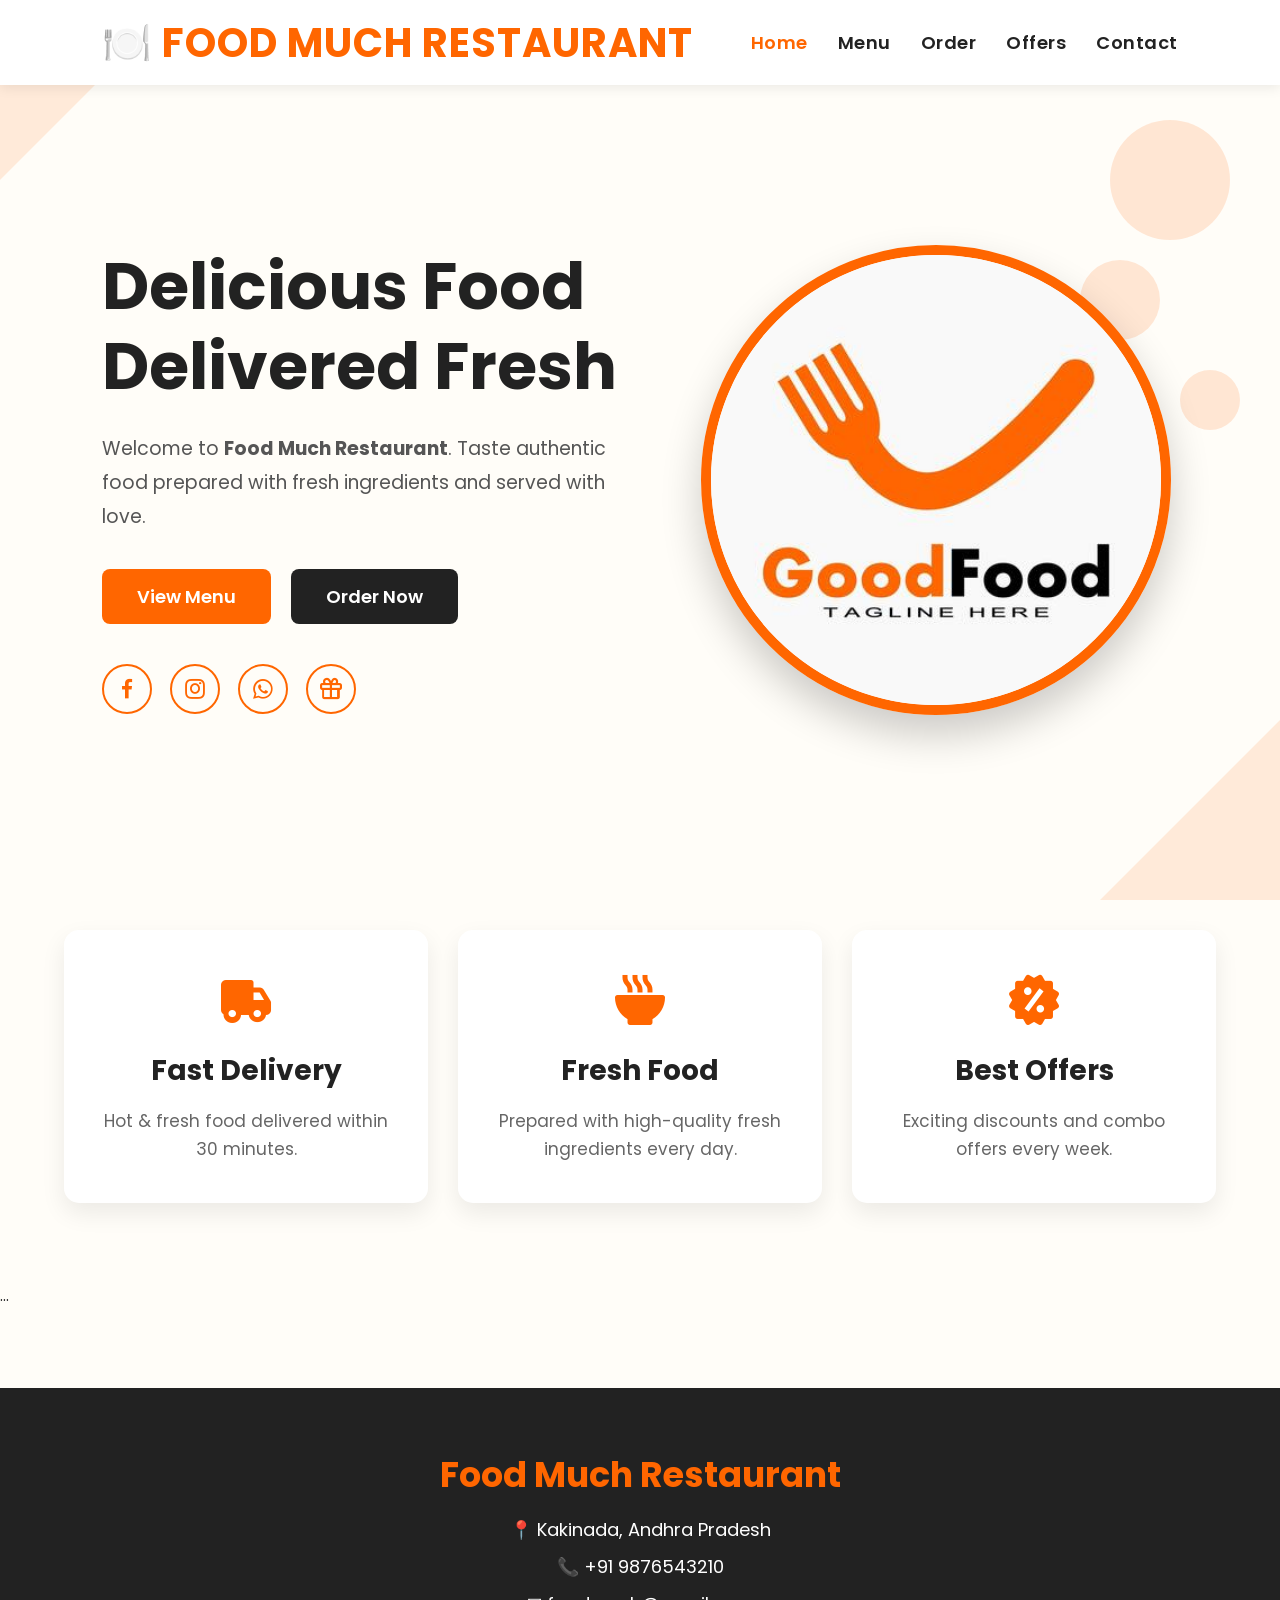
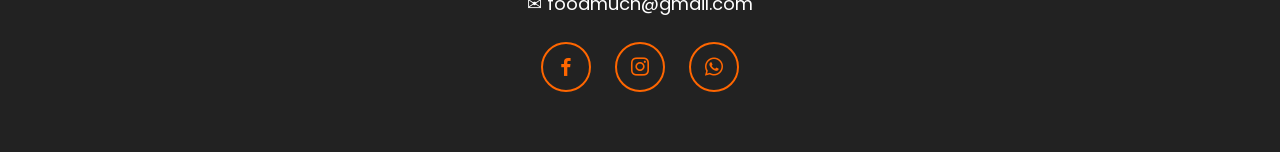
<file: index.html>
<!DOCTYPE html>
<html lang="en">

<head>
    <meta charset="UTF-8">

    <meta name="viewport" content="width=device-width, initial-scale=1.0">

    <title>Food Much Restaurant</title>

    <!-- CSS -->
    <link rel="stylesheet" href="css/style.css">

    <!-- Boxicons -->
    <link href="https://unpkg.com/boxicons@2.1.4/css/boxicons.min.css" rel="stylesheet">
</head>

<body>

    <!-- Header -->

    <header class="header">

       <div class="logo">

    <h2 class="logo-text">🍽️ Food Much Restaurant</h2>

</div>

        <nav class="navbar">

            <a href="#" class="active">Home</a>

            <a href="menu.html">Menu</a>

            <a href="order.html">Order</a>

            <a href="#offers">Offers</a>

            <a href="#contact">Contact</a>

        </nav>

    </header>

    <!-- Hero Section -->

    <section class="hero">

        <!-- Left -->

        <div class="hero-text">

            <h1>
                Delicious Food <br>
                Delivered Fresh
            </h1>

            <p>

                Welcome to <b>Food Much Restaurant</b>.

                Taste authentic food prepared with fresh ingredients and
                served with love.

            </p>

            <div class="buttons">

                <a href="menu.html" class="btn">
                    View Menu
                </a>

                <a href="order.html" class="btn btn2">
                    Order Now
                </a>

            </div>

            <div class="social">

                <a href="#">
                    <i class='bx bxl-facebook'></i>
                </a>

                <a href="#">
                    <i class='bx bxl-instagram'></i>
                </a>

                <a href="#">
                    <i class='bx bxl-whatsapp'></i>
                </a>

                <a href="#" id="offer-btn">
                    <i class='bx bx-gift'></i>
                </a>

            </div>

        </div>

        <!-- Right -->

        <div class="hero-image">

            <img src="images/aim.jpeg" alt="Restaurant">

        </div>

    </section>

    <!-- Features -->

    <section class="features">

        <div class="card">

            <i class='bx bxs-truck'></i>

            <h3>Fast Delivery</h3>

            <p>Hot & fresh food delivered within 30 minutes.</p>

        </div>

        <div class="card">

            <i class='bx bxs-bowl-hot'></i>

            <h3>Fresh Food</h3>

            <p>Prepared with high-quality fresh ingredients every day.</p>

        </div>

        <div class="card">

            <i class='bx bxs-offer'></i>

            <h3>Best Offers</h3>

            <p>Exciting discounts and combo offers every week.</p>

        </div>

    </section>
    




<!-- Offers -->

<section id="offers">

    ...

    <!-- Offers -->

    <section id="offers">

        <div class="offers-box" id="offersBox">

            <h2>Today's Offers 🎉</h2>

            <ul>

                <li>🍕 20% OFF on Pizza</li>

                <li>🍔 Buy 1 Get 1 Burger</li>

                <li>🥤 Free Soft Drink above ₹500</li>

                <li>🍰 Free Dessert above ₹999</li>

            </ul>

            <button id="closeOffer">

                Close

            </button>

        </div>

    </section>

    <!-- Contact -->

    <footer id="contact">

        <h2>Food Much Restaurant</h2>

        <p>

            📍 Kakinada, Andhra Pradesh

        </p>

        <p>

            📞 +91 9876543210

        </p>

        <p>

            ✉ foodmuch@gmail.com

        </p>

        <div class="footer-icons">

            <a href="#"><i class='bx bxl-facebook'></i></a>

            <a href="#"><i class='bx bxl-instagram'></i></a>

            <a href="#"><i class='bx bxl-whatsapp'></i></a>

        </div>

    </footer>

    <!-- Decorative Shapes -->

    <div class="circle circle1"></div>

    <div class="circle circle2"></div>

    <div class="circle circle3"></div>

    <div class="triangle-left"></div>

    <div class="triangle-right"></div>

    <!-- JavaScript -->

    <script src="js/script.js"></script>
<script src="js/menu.js"></script>
</body>

</html>
</file>
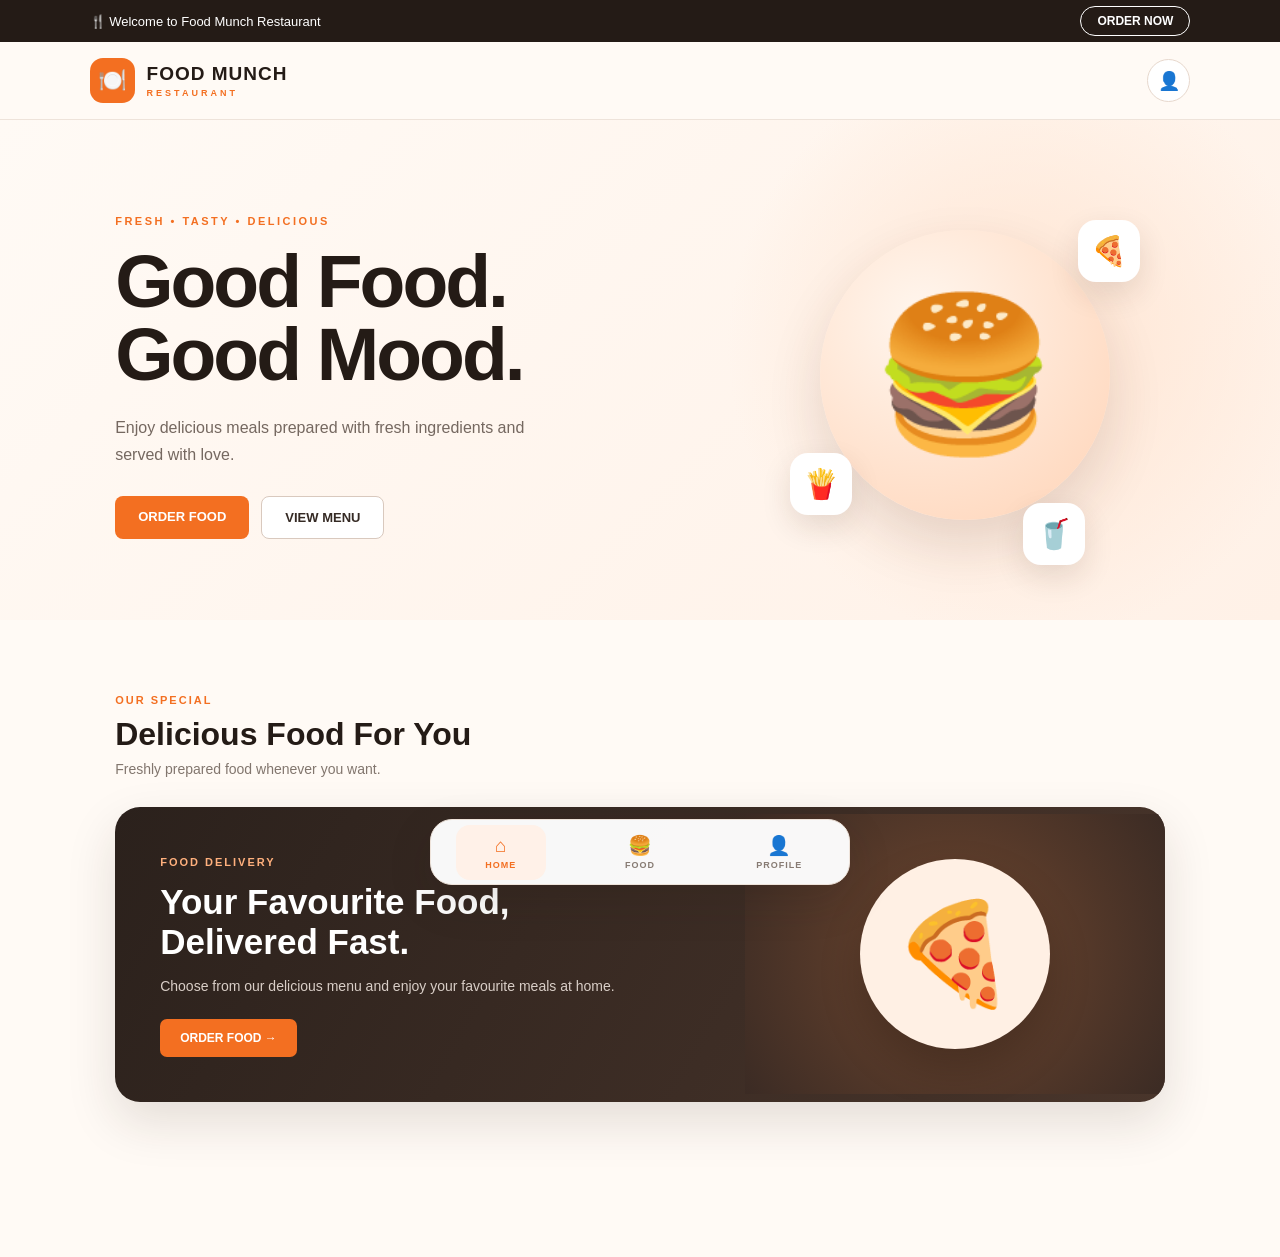
<file: home.html>
<!DOCTYPE html>
<html lang="en">

<head>
    <meta charset="UTF-8">
    <meta name="viewport" content="width=device-width, initial-scale=1.0">

    <meta name="description"
        content="Food Munch Restaurant - Delicious food delivered to your doorstep">

    <title>Food Munch | Restaurant</title>

    <link rel="stylesheet" href="css/home.css">
</head>

<body>

    <!-- ================= TOP BAR ================= -->

    <div class="top-bar">
        <p>🍴 Welcome to Food Munch Restaurant</p>

        <a href="order.html" class="order-button">
            ORDER NOW
        </a>
    </div>


    <!-- ================= NAVBAR ================= -->

    <header class="navbar">

        <div class="brand">
            <div class="brand-icon">🍽️</div>

            <div>
                <h2>FOOD MUNCH</h2>
                <span>RESTAURANT</span>
            </div>
        </div>

        <button class="profile-button" onclick="openLogin()" aria-label="Profile">
            👤
        </button>

    </header>


    <!-- ================= HERO ================= -->

    <main>

        <section class="hero">

            <div class="hero-content">

                <span class="hero-label">
                    FRESH • TASTY • DELICIOUS
                </span>

                <h1>
                    Good Food.<br>
                    Good Mood.
                </h1>

                <p>
                    Enjoy delicious meals prepared with fresh
                    ingredients and served with love.
                </p>

                <div class="hero-buttons">

                    <a href="order.html" class="primary-button">
                        ORDER FOOD
                    </a>

                    <a href="index.html" class="secondary-button">
                        VIEW MENU
                    </a>

                </div>

            </div>


            <div class="hero-food">

                <div class="food-circle">
                    🍔
                </div>

                <div class="floating-food food-one">
                    🍕
                </div>

                <div class="floating-food food-two">
                    🍟
                </div>

                <div class="floating-food food-three">
                    🥤
                </div>

            </div>

        </section>


        <!-- ================= FOOD CARD ================= -->

        <section class="food-section">

            <div class="section-heading">

                <span>OUR SPECIAL</span>

                <h2>Delicious Food For You</h2>

                <p>
                    Freshly prepared food whenever you want.
                </p>

            </div>


            <div class="food-card" onclick="openFood()">

                <div class="food-card-content">

                    <span class="small-title">
                        FOOD DELIVERY
                    </span>

                    <h2>
                        Your Favourite Food,
                        Delivered Fast.
                    </h2>

                    <p>
                        Choose from our delicious menu and
                        enjoy your favourite meals at home.
                    </p>

                    <button class="food-card-button">
                        ORDER FOOD →
                    </button>

                </div>


                <div class="food-card-image">

                    <div class="large-food">
                        🍕
                    </div>

                </div>

            </div>

        </section>

    </main>


    <!-- ================= BOTTOM NAVIGATION ================= -->

    <nav class="bottom-nav">

        <button class="nav-item active" onclick="goHome()">

            <span>⌂</span>
            <small>HOME</small>

        </button>


        <a href="index.html" class="nav-item">

            <span>🍔</span>
            <small>FOOD</small>

        </a>


        <button class="nav-item" onclick="openLogin()">

            <span>👤</span>
            <small>PROFILE</small>

        </button>

    </nav>


    <!-- ================= LOGIN POPUP ================= -->

    <div class="login-overlay" id="loginOverlay">

        <div class="login-box">

            <button class="close-button" onclick="closeLogin()">
                ×
            </button>


            <div class="login-icon">
                👤
            </div>

            <h2>
                Welcome Back
            </h2>

            <p class="login-subtitle">
                Login to continue ordering your favourite food.
            </p>


            <form id="loginForm">

                <div class="input-group">

                    <label for="email">
                        Email
                    </label>

                    <input
                        type="email"
                        id="email"
                        placeholder="Enter your email"
                        required>

                </div>


                <div class="input-group">

                    <label for="password">
                        Password
                    </label>

                    <input
                        type="password"
                        id="password"
                        placeholder="Enter your password"
                        required>

                </div>


                <button
                    type="submit"
                    class="login-submit">

                    LOGIN

                </button>

            </form>


            <p class="signup-text">
                Don't have an account?
                <span onclick="signup()">SIGN UP</span>
            </p>

        </div>

    </div>


    <script src="js/home.js"></script>

</body>

</html>
</file>
<file: css/style.css>
/* ==========================================
   GOOGLE FONT
========================================== */

@import url('https://fonts.googleapis.com/css2?family=Poppins:wght@300;400;500;600;700;800&display=swap');

/* ==========================================
   RESET
========================================== */

*{
    margin:0;
    padding:0;
    box-sizing:border-box;
    scroll-behavior:smooth;
    font-family:'Poppins',sans-serif;
}

body{
    background:#fffdf8;
    color:#222;
    overflow-x:hidden;
}

/* ==========================================
   HEADER
========================================== */

.header{

    width:100%;
    height:85px;

    position:fixed;
    top:0;
    left:0;

    background:#ffffff;

    display:flex;
    justify-content:space-between;
    align-items:center;

    padding:0 8%;

    box-shadow:0 3px 12px rgba(0,0,0,.08);

    z-index:1000;

}

/* ==========================================
   LOGO
========================================== */

/* ============================
   LOGO
============================ */

.logo{

    display:flex;
    align-items:center;

}

.logo h2{

    color:#ff6600;
    font-size:40px;
    font-weight:700;
    letter-spacing:1px;
    text-transform:uppercase;

}
/* ==========================================
   NAVIGATION
========================================== */

.navbar{

    display:flex;
    gap:30px;

}

.navbar a{

    text-decoration:none;
    color:#222;

    font-size:18px;
    font-weight:600;

    transition:.4s;

    position:relative;

}

.navbar a:hover,
.navbar a.active{

    color:#ff6600;

}

.navbar a::after{

    content:"";

    position:absolute;

    left:0;
    bottom:-8px;

    width:0;
    height:3px;

    background:#ff6600;

    transition:.4s;

}

.navbar a:hover::after{

    width:100%;

}

/* ==========================================
   HERO SECTION
========================================== */

.hero{

    min-height:100vh;

    display:flex;
    justify-content:space-between;
    align-items:center;

    padding:120px 8% 60px;

}

/* ==========================================
   HERO TEXT
========================================== */

.hero-text{

    width:50%;

}

.hero-text h1{

    font-size:65px;
    line-height:80px;
    margin-bottom:25px;
    color:#222;

}

.hero-text p{

    font-size:19px;
    color:#555;
    line-height:34px;
    margin-bottom:35px;

}

/* ==========================================
   BUTTONS
========================================== */

.buttons{

    display:flex;
    gap:20px;
    margin-bottom:40px;

}

.btn{

    display:inline-block;

    padding:14px 35px;

    background:#ff6600;

    color:#fff;

    text-decoration:none;

    font-size:18px;

    font-weight:600;

    border-radius:8px;

    transition:.4s;

}

.btn:hover{

    background:#e65100;

    transform:translateY(-5px);

    box-shadow:0 12px 25px rgba(255,102,0,.35);

}

.btn2{

    background:#222;

}

.btn2:hover{

    background:#000;

}

/* ==========================================
   SOCIAL ICONS
========================================== */

.social{

    display:flex;
    gap:18px;

}

.social a{

    width:50px;
    height:50px;

    border:2px solid #ff6600;

    border-radius:50%;

    display:flex;
    justify-content:center;
    align-items:center;

    color:#ff6600;

    text-decoration:none;

    font-size:26px;

    transition:.4s;

}

.social a:hover{

    background:#ff6600;

    color:#fff;

    transform:translateY(-8px);

    box-shadow:0 10px 20px rgba(255,102,0,.35);

}

/* ==========================================
   HERO IMAGE
========================================== */

.hero-image{

    width:45%;
    display:flex;
    justify-content:center;

}

.hero-image img{

    width:470px;
    height:470px;

    border-radius:50%;

    border:10px solid #ff6600;

    object-fit:cover;

    box-shadow:0 20px 40px rgba(0,0,0,.20);

    animation:floatImage 4s ease-in-out infinite;

}

/* ==========================================
   IMAGE ANIMATION
========================================== */

@keyframes floatImage{

    0%{
        transform:translateY(0);
    }

    50%{
        transform:translateY(-15px);
    }

    100%{
        transform:translateY(0);
    }

}
/* ==========================================
   FEATURES SECTION
========================================== */

.features{

    width:90%;
    margin:30px auto 80px;

    display:grid;

    grid-template-columns:repeat(auto-fit,minmax(280px,1fr));

    gap:30px;

}

.card{

    background:#fff;

    padding:40px 30px;

    text-align:center;

    border-radius:15px;

    box-shadow:0 10px 25px rgba(0,0,0,.08);

    transition:.4s;

    cursor:pointer;

}

.card:hover{

    transform:translateY(-10px);

    box-shadow:0 20px 40px rgba(255,102,0,.25);

}

.card i{

    font-size:60px;

    color:#ff6600;

    margin-bottom:20px;

}

.card h3{

    font-size:28px;

    margin-bottom:15px;

    color:#222;

}

.card p{

    color:#666;

    line-height:28px;

    font-size:17px;

}

/* ==========================================
   OFFERS POPUP
========================================== */

.offers-box{

    width:380px;

    background:#ffffff;

    border-radius:15px;

    border:4px solid #ff6600;

    box-shadow:0 15px 35px rgba(0,0,0,.20);

    padding:30px;

    position:fixed;

    top:50%;

    left:50%;

    transform:translate(-50%,-50%) scale(0);

    transition:.4s;

    z-index:2000;

}

.offers-box.active{

    transform:translate(-50%,-50%) scale(1);

}

.offers-box h2{

    color:#ff6600;

    text-align:center;

    margin-bottom:20px;

}

.offers-box ul{

    margin-left:20px;

}

.offers-box li{

    margin:15px 0;

    font-size:18px;

    color:#444;

}

.offers-box button{

    width:100%;

    padding:12px;

    margin-top:20px;

    background:#ff6600;

    color:#fff;

    border:none;

    border-radius:8px;

    font-size:18px;

    cursor:pointer;

    transition:.4s;

}

.offers-box button:hover{

    background:#e65100;

}

/* ==========================================
   FOOTER
========================================== */

footer{

    background:#222;

    color:#fff;

    text-align:center;

    padding:60px 20px;

    margin-top:80px;

}

footer h2{

    color:#ff6600;

    font-size:35px;

    margin-bottom:15px;

}

footer p{

    margin:10px 0;

    font-size:18px;

}

.footer-icons{

    margin-top:25px;

}

.footer-icons a{

    width:50px;

    height:50px;

    display:inline-flex;

    justify-content:center;

    align-items:center;

    border:2px solid #ff6600;

    border-radius:50%;

    color:#ff6600;

    text-decoration:none;

    margin:0 10px;

    font-size:24px;

    transition:.4s;

}

.footer-icons a:hover{

    background:#ff6600;

    color:#fff;

    transform:rotate(360deg);

}

/* ==========================================
   DECORATIVE CIRCLES
========================================== */

.circle{

    position:fixed;

    border-radius:50%;

    background:#ff6600;

    opacity:.15;

    z-index:-1;

}

.circle1{

    width:120px;

    height:120px;

    top:120px;

    right:50px;

}

.circle2{

    width:80px;

    height:80px;

    top:260px;

    right:120px;

}

.circle3{

    width:60px;

    height:60px;

    top:370px;

    right:40px;

}

/* ==========================================
   TRIANGLES
========================================== */

.triangle-left{

    position:fixed;

    top:0;

    left:0;

    width:0;

    height:0;

    border-top:180px solid #ff6600;

    border-right:180px solid transparent;

    opacity:.12;

    z-index:-1;

}

.triangle-right{

    position:fixed;

    bottom:0;

    right:0;

    width:0;

    height:0;

    border-bottom:180px solid #ff6600;

    border-left:180px solid transparent;

    opacity:.12;

    z-index:-1;

}
/* ==========================================
   SCROLLBAR
========================================== */

::-webkit-scrollbar{
    width:10px;
}

::-webkit-scrollbar-track{
    background:#f5f5f5;
}

::-webkit-scrollbar-thumb{
    background:#ff6600;
    border-radius:10px;
}

::-webkit-scrollbar-thumb:hover{
    background:#e65100;
}

/* ==========================================
   SECTION ANIMATION
========================================== */

.hero-text,
.hero-image,
.card,
footer{
    animation:fadeUp 1s ease;
}

@keyframes fadeUp{

    0%{
        opacity:0;
        transform:translateY(40px);
    }

    100%{
        opacity:1;
        transform:translateY(0);
    }

}

/* ==========================================
   BUTTON ANIMATION
========================================== */

.btn{
    position:relative;
    overflow:hidden;
}

.btn::before{

    content:"";

    position:absolute;

    top:0;
    left:-100%;

    width:100%;
    height:100%;

    background:rgba(255,255,255,.25);

    transition:.5s;

}

.btn:hover::before{

    left:100%;

}

/* ==========================================
   CARD ICON ANIMATION
========================================== */

.card:hover i{

    transform:scale(1.2) rotate(10deg);

    transition:.4s;

}

/* ==========================================
   IMAGE HOVER
========================================== */

.hero-image img:hover{

    transform:scale(1.05);

    transition:.5s;

}

/* ==========================================
   NAVBAR STICKY SHADOW
========================================== */

.header{

    transition:.4s;

}

.header:hover{

    box-shadow:0 8px 20px rgba(0,0,0,.15);

}

/* ==========================================
   FOOTER ICON EFFECT
========================================== */

.footer-icons a:hover{

    transform:translateY(-8px);

}

/* ==========================================
   MOBILE MENU LINKS
========================================== */

.navbar a{

    letter-spacing:.5px;

}

/* ==========================================
   RESPONSIVE TABLET
========================================== */

@media(max-width:992px){

.hero{

    flex-direction:column-reverse;

    text-align:center;

    padding-top:140px;

}

.hero-text{

    width:100%;

}

.hero-image{

    width:100%;

    margin-bottom:40px;

}

.hero-image img{

    width:380px;

    height:380px;

}

.buttons{

    justify-content:center;

}

.social{

    justify-content:center;

}

.features{

    grid-template-columns:repeat(2,1fr);

}

.navbar{

    gap:18px;

}

.navbar a{

    font-size:16px;

}

.logo h2{

    font-size:25px;

}

}

/* ==========================================
   RESPONSIVE MOBILE
========================================== */

@media(max-width:768px){

.header{

    flex-direction:column;

    height:auto;

    padding:20px;

}

.navbar{

    margin-top:15px;

    flex-wrap:wrap;

    justify-content:center;

}

.hero{

    padding:170px 20px 60px;

}

.hero-text h1{

    font-size:42px;

    line-height:55px;

}

.hero-text p{

    font-size:17px;

}

.hero-image img{

    width:300px;

    height:300px;

}

.buttons{

    flex-direction:column;

    align-items:center;

}

.btn{

    width:220px;

    text-align:center;

}

.features{

    grid-template-columns:1fr;

}

.offers-box{

    width:90%;

}

footer h2{

    font-size:28px;

}

}

/* ==========================================
   SMALL MOBILE
========================================== */

@media(max-width:480px){

.hero-text h1{

    font-size:34px;

    line-height:45px;

}

.hero-image img{

    width:240px;

    height:240px;

}

.logo img{

    width:45px;

    height:45px;

}

.logo h2{

    font-size:20px;

}

.navbar a{

    font-size:15px;

}

.card{

    padding:25px;

}

.card h3{

    font-size:22px;

}

.card p{

    font-size:15px;

}

.footer-icons a{

    width:42px;

    height:42px;

    font-size:20px;

}

}
/* ============================
   LOGO GLOW
============================ */

@keyframes logoGlow{

    0%{

        text-shadow:0 0 5px #ff9800;

    }

    50%{

        text-shadow:
        0 0 10px #ff9800,
        0 0 20px #ff6600,
        0 0 30px #ff4500;

    }

    100%{

        text-shadow:
        0 0 15px #ff9800,
        0 0 25px #ff6600,
        0 0 40px #ff4500;

    }

}

/* ============================
   FLOAT ANIMATION
============================ */



/* ==========================================
   END OF CSS
========================================== */
</file>
<file: css/home.css>
/* ================================
   RESET
================================ */

* {
    margin: 0;
    padding: 0;
    box-sizing: border-box;
}

html {
    scroll-behavior: smooth;
}

body {
    font-family: Arial, Helvetica, sans-serif;
    background: #fffaf5;
    color: #241b16;
    min-height: 100vh;
    padding-bottom: 85px;
}


/* ================================
   TOP BAR
================================ */

.top-bar {
    height: 42px;
    background: #241b16;
    color: #ffffff;

    display: flex;
    align-items: center;
    justify-content: space-between;

    padding: 0 7%;
    font-size: 13px;
}

.top-message {
    font-weight: 500;
}

.order-button {
    color: #ffffff;
    text-decoration: none;
    font-size: 12px;
    font-weight: 700;

    border: 1px solid #ffffff;
    padding: 7px 16px;
    border-radius: 20px;

    transition: 0.25s ease;
}

.order-button:hover {
    background: #ffffff;
    color: #241b16;
}


/* ================================
   NAVBAR
================================ */

.navbar {
    height: 78px;

    display: flex;
    align-items: center;
    justify-content: space-between;

    padding: 0 7%;

    background: rgba(255, 250, 245, 0.96);
    border-bottom: 1px solid #eee3da;
}

.brand {
    display: flex;
    align-items: center;
    gap: 12px;
}

.brand-icon {
    width: 45px;
    height: 45px;

    display: flex;
    align-items: center;
    justify-content: center;

    background: #f36f21;
    border-radius: 13px;

    font-size: 23px;
}

.brand h2 {
    font-size: 19px;
    letter-spacing: 1px;
}

.brand span {
    display: block;
    font-size: 9px;
    letter-spacing: 3px;
    color: #f36f21;
    margin-top: 3px;
    font-weight: 700;
}

.profile-button {
    width: 43px;
    height: 43px;

    border: 1px solid #e7d8cd;
    border-radius: 50%;

    background: #ffffff;
    cursor: pointer;

    font-size: 18px;

    transition: 0.25s ease;
}

.profile-button:hover {
    background: #f36f21;
    border-color: #f36f21;
    transform: translateY(-2px);
}


/* ================================
   HERO
================================ */

.hero {
    min-height: 480px;

    display: flex;
    align-items: center;
    justify-content: space-between;

    padding: 55px 9% 45px;

    background:
        radial-gradient(circle at 80% 45%, #ffe4d1 0, transparent 28%),
        linear-gradient(135deg, #fffaf5, #fff1e7);
}

.hero-content {
    max-width: 570px;
}

.hero-label {
    display: inline-block;

    font-size: 11px;
    letter-spacing: 2.5px;
    font-weight: 700;

    color: #f36f21;

    margin-bottom: 18px;
}

.hero h1 {
    font-size: clamp(45px, 6vw, 75px);
    line-height: 0.98;

    letter-spacing: -3px;

    margin-bottom: 22px;
}

.hero p {
    max-width: 450px;

    color: #756860;
    font-size: 16px;
    line-height: 1.7;

    margin-bottom: 28px;
}


/* ================================
   HERO BUTTONS
================================ */

.hero-buttons {
    display: flex;
    gap: 12px;
    flex-wrap: wrap;
}

.primary-button,
.secondary-button {
    text-decoration: none;
    padding: 13px 23px;
    border-radius: 8px;

    font-size: 13px;
    font-weight: 700;

    transition: 0.25s ease;
}

.primary-button {
    background: #f36f21;
    color: #ffffff;
}

.primary-button:hover {
    background: #d95b12;
    transform: translateY(-2px);
}

.secondary-button {
    border: 1px solid #d9c9be;
    color: #352a24;
    background: #ffffff;
}

.secondary-button:hover {
    border-color: #f36f21;
    color: #f36f21;
}


/* ================================
   HERO FOOD
================================ */

.hero-food {
    width: 400px;
    height: 400px;

    position: relative;

    display: flex;
    align-items: center;
    justify-content: center;
}

.food-circle {
    width: 290px;
    height: 290px;

    border-radius: 50%;

    display: flex;
    align-items: center;
    justify-content: center;

    font-size: 150px;

    background:
        radial-gradient(circle at 35% 30%, #fff6ee, #ffd3b6);

    box-shadow:
        0 25px 55px rgba(80, 45, 25, 0.14);
}

.floating-food {
    position: absolute;

    width: 62px;
    height: 62px;

    display: flex;
    align-items: center;
    justify-content: center;

    background: #ffffff;
    border-radius: 18px;

    font-size: 29px;

    box-shadow:
        0 12px 30px rgba(60, 35, 20, 0.12);
}

.food-one {
    top: 45px;
    right: 25px;
}

.food-two {
    bottom: 60px;
    left: 25px;
}

.food-three {
    bottom: 10px;
    right: 80px;
}


/* ================================
   FOOD SECTION
================================ */

.food-section {
    padding: 70px 9%;
}

.section-heading {
    margin-bottom: 30px;
}

.section-heading > span {
    color: #f36f21;
    font-size: 11px;
    font-weight: 700;
    letter-spacing: 2px;
}

.section-heading h2 {
    font-size: 32px;
    margin: 8px 0;
}

.section-heading p {
    color: #82766e;
    font-size: 14px;
}


/* ================================
   FOOD CARD
================================ */

.food-card {
    min-height: 280px;

    display: flex;
    align-items: center;
    justify-content: space-between;

    overflow: hidden;

    background:
        linear-gradient(120deg, #2b211c, #49352b);

    border-radius: 25px;

    cursor: pointer;

    position: relative;

    box-shadow:
        0 20px 50px rgba(50, 30, 20, 0.13);

    transition: 0.3s ease;
}

.food-card:hover {
    transform: translateY(-5px);
}

.food-card-content {
    padding: 45px;
    max-width: 570px;
    color: #ffffff;
}

.small-title {
    color: #ffb07d;
    font-size: 11px;
    font-weight: 700;
    letter-spacing: 2px;
}

.food-card h2 {
    font-size: 35px;
    line-height: 1.15;
    margin: 12px 0;
}

.food-card p {
    color: #d9cec7;
    font-size: 14px;
    line-height: 1.6;
    margin-bottom: 22px;
}

.food-card-button {
    border: 0;
    background: #f36f21;
    color: #ffffff;

    padding: 12px 20px;
    border-radius: 7px;

    font-size: 12px;
    font-weight: 700;

    cursor: pointer;
}

.food-card-image {
    width: 40%;
    min-height: 280px;

    display: flex;
    align-items: center;
    justify-content: center;

    background:
        radial-gradient(circle, #70472f, #3b2b24);
}

.large-food {
    width: 190px;
    height: 190px;

    border-radius: 50%;

    display: flex;
    align-items: center;
    justify-content: center;

    font-size: 100px;

    background: #fff0e4;

    box-shadow:
        0 20px 40px rgba(0, 0, 0, 0.22);
}


/* ================================
   BOTTOM NAVIGATION
================================ */

.bottom-nav {
    position: fixed;

    left: 50%;
    bottom: 15px;

    transform: translateX(-50%);

    width: min(420px, 90%);

    height: 66px;

    display: flex;
    align-items: center;
    justify-content: space-around;

    background: rgba(255, 255, 255, 0.97);

    border: 1px solid #eee3da;
    border-radius: 22px;

    box-shadow:
        0 15px 45px rgba(45, 30, 20, 0.14);

    z-index: 1000;
}

.nav-item {
    width: 90px;
    height: 55px;

    display: flex;
    flex-direction: column;
    align-items: center;
    justify-content: center;

    gap: 3px;

    border: 0;
    background: transparent;

    color: #877b73;
    text-decoration: none;

    cursor: pointer;

    border-radius: 14px;

    transition: 0.2s ease;
}

.nav-item span {
    font-size: 19px;
}

.nav-item small {
    font-size: 9px;
    font-weight: 700;
    letter-spacing: 1px;
}

.nav-item.active,
.nav-item:hover {
    color: #f36f21;
    background: #fff1e8;
}


/* ================================
   LOGIN OVERLAY
================================ */

.login-overlay {
    position: fixed;

    inset: 0;

    display: none;
    align-items: center;
    justify-content: center;

    background: rgba(20, 14, 11, 0.58);

    backdrop-filter: blur(5px);

    z-index: 2000;

    padding: 20px;
}

.login-overlay.show {
    display: flex;
}

.login-box {
    width: 100%;
    max-width: 390px;

    background: #ffffff;

    border-radius: 22px;

    padding: 35px;

    position: relative;

    box-shadow:
        0 25px 80px rgba(0, 0, 0, 0.25);
}

.close-button {
    position: absolute;

    top: 16px;
    right: 17px;

    width: 34px;
    height: 34px;

    border: 0;
    border-radius: 50%;

    background: #f7f2ee;

    font-size: 22px;
    color: #6d625b;

    cursor: pointer;
}

.login-icon {
    width: 55px;
    height: 55px;

    display: flex;
    align-items: center;
    justify-content: center;

    border-radius: 15px;

    background: #fff0e5;

    font-size: 25px;

    margin-bottom: 17px;
}

.login-box h2 {
    font-size: 28px;
}

.login-subtitle {
    color: #82766e;
    font-size: 13px;
    line-height: 1.5;

    margin: 7px 0 25px;
}

.input-group {
    margin-bottom: 16px;
}

.input-group label {
    display: block;

    font-size: 12px;
    font-weight: 700;

    margin-bottom: 7px;
}

.input-group input {
    width: 100%;

    padding: 13px 14px;

    border: 1px solid #ded4ce;
    border-radius: 8px;

    outline: none;

    font-size: 13px;

    transition: 0.2s ease;
}

.input-group input:focus {
    border-color: #f36f21;
    box-shadow: 0 0 0 3px rgba(243, 111, 33, 0.09);
}

.login-submit {
    width: 100%;

    border: 0;
    border-radius: 8px;

    padding: 13px;

    background: #f36f21;
    color: #ffffff;

    font-size: 13px;
    font-weight: 700;

    cursor: pointer;

    margin-top: 5px;

    transition: 0.2s ease;
}

.login-submit:hover {
    background: #d95b12;
}

.signup-text {
    text-align: center;

    margin-top: 20px;

    font-size: 12px;
    color: #81756d;
}

.signup-text span {
    color: #f36f21;
    font-weight: 700;
    cursor: pointer;
}


/* ================================
   RESPONSIVE
================================ */

@media (max-width: 800px) {

    .top-bar {
        padding: 0 5%;
    }

    .navbar {
        padding: 0 5%;
    }

    .hero {
        min-height: auto;
        padding: 55px 7% 50px;

        flex-direction: column;
        text-align: center;
    }

    .hero-content {
        max-width: 600px;
    }

    .hero p {
        margin-left: auto;
        margin-right: auto;
    }

    .hero-buttons {
        justify-content: center;
    }

    .hero-food {
        width: 330px;
        height: 330px;
        margin-top: 35px;
    }

    .food-circle {
        width: 230px;
        height: 230px;
        font-size: 115px;
    }

    .food-section {
        padding: 55px 7%;
    }

    .food-card {
        flex-direction: column;
    }

    .food-card-content {
        padding: 35px;
        max-width: none;
    }

    .food-card-image {
        width: 100%;
        min-height: 220px;
    }
}


@media (max-width: 500px) {

    .top-bar {
        height: auto;
        min-height: 42px;
        padding: 8px 5%;
        gap: 8px;
    }

    .top-message {
        font-size: 10px;
    }

    .order-button {
        padding: 6px 10px;
        font-size: 9px;
    }

    .navbar {
        height: 70px;
    }

    .brand-icon {
        width: 40px;
        height: 40px;
    }

    .brand h2 {
        font-size: 16px;
    }

    .brand span {
        font-size: 7px;
    }

    .hero {
        padding-top: 45px;
    }

    .hero h1 {
        font-size: 46px;
        letter-spacing: -2px;
    }

    .hero-food {
        width: 290px;
        height: 290px;
    }

    .food-circle {
        width: 205px;
        height: 205px;
        font-size: 100px;
    }

    .floating-food {
        width: 50px;
        height: 50px;
        font-size: 23px;
    }

    .section-heading h2 {
        font-size: 26px;
    }

    .food-card h2 {
        font-size: 27px;
    }

    .food-card-content {
        padding: 28px;
    }

    .login-box {
        padding: 30px 23px;
    }
}
</file>
